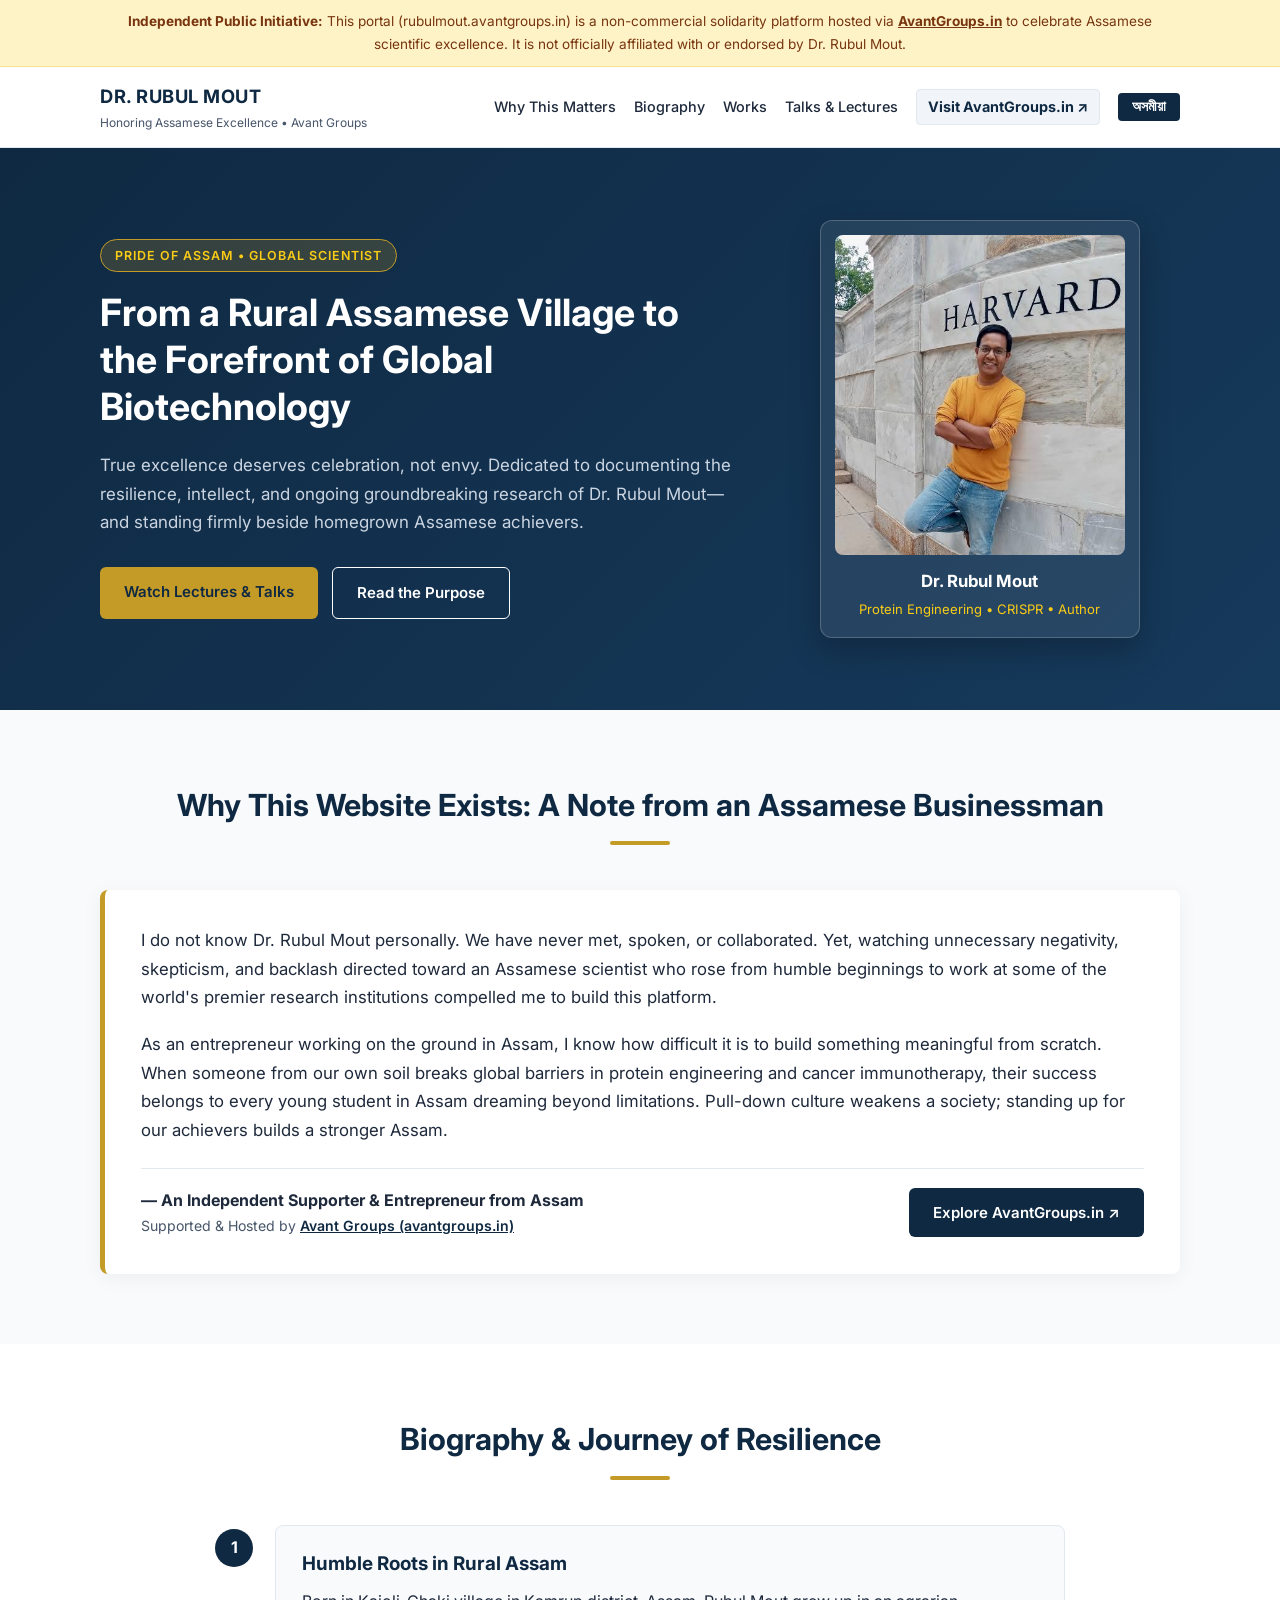
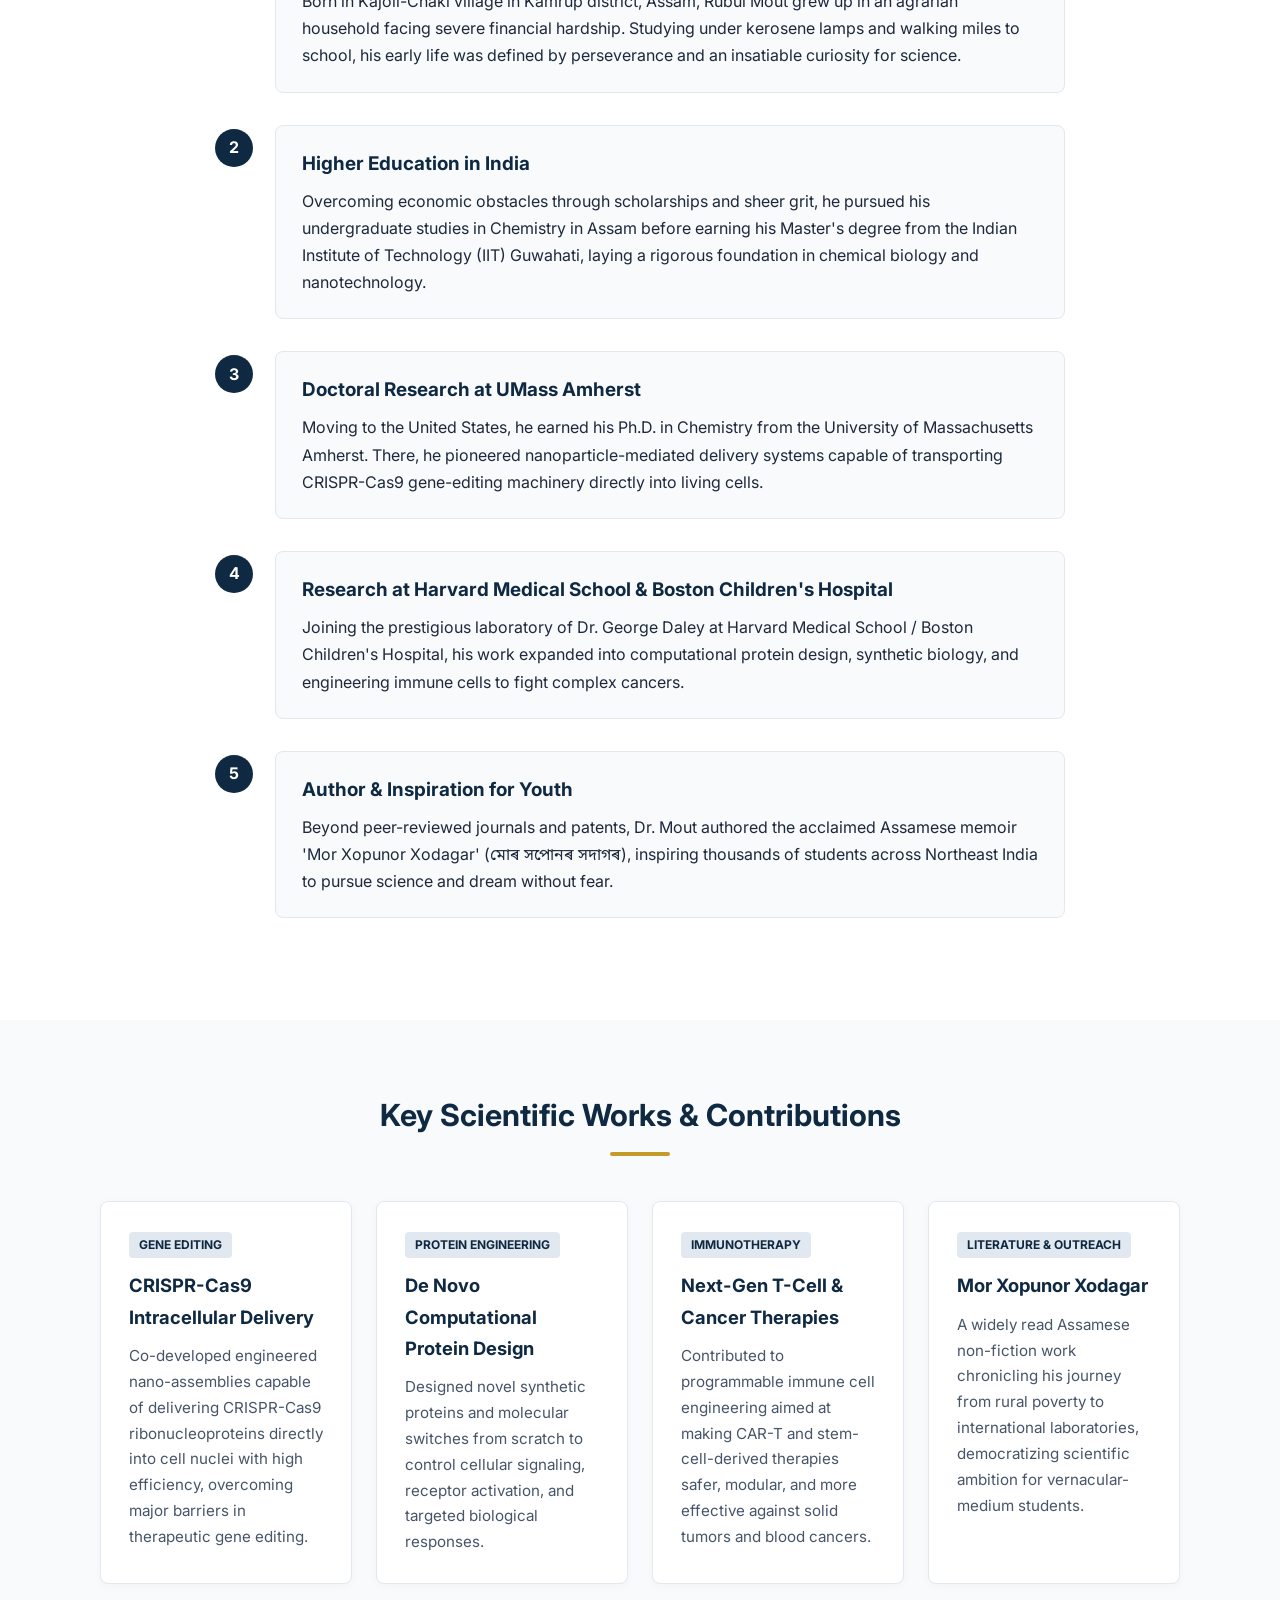
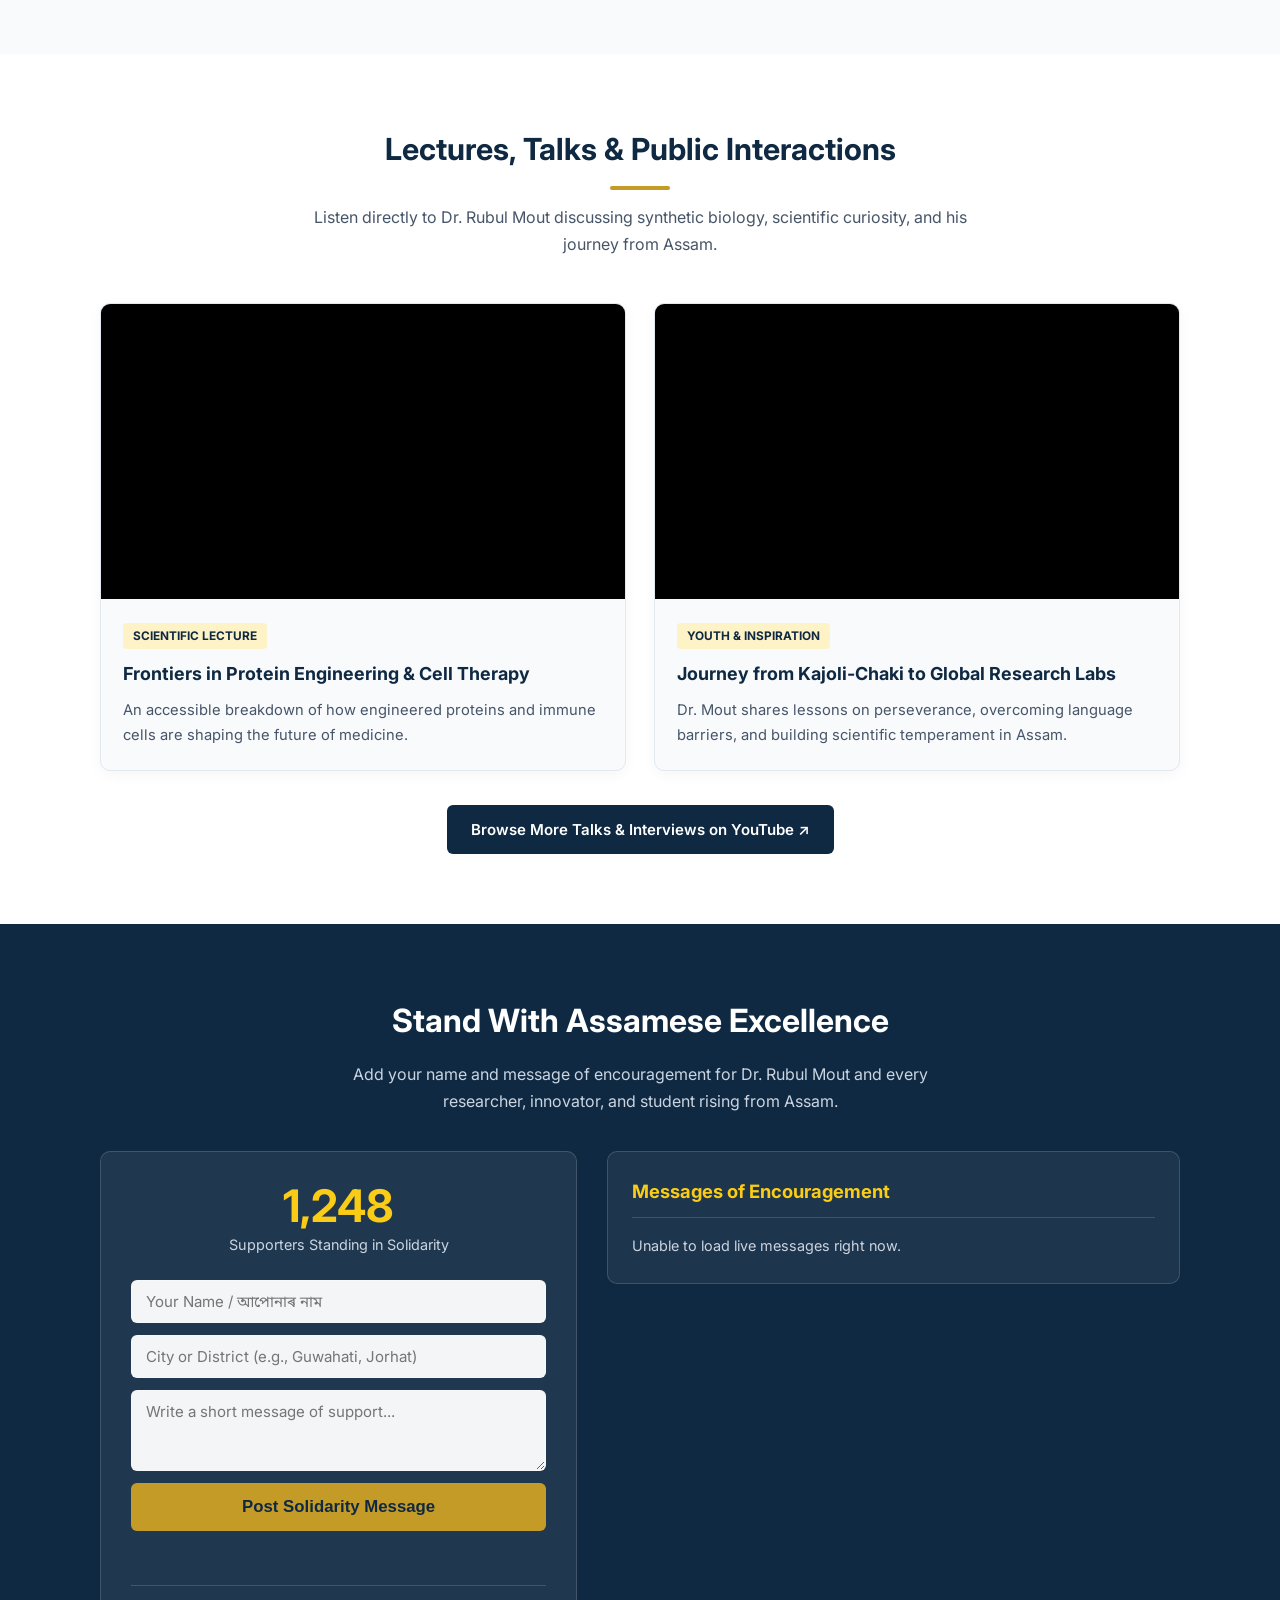
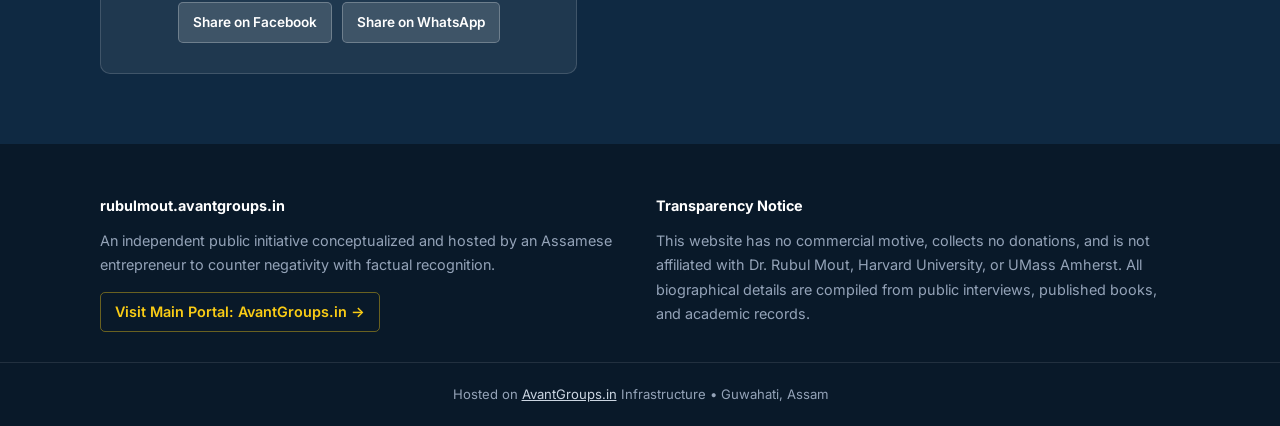
<file: index.html>
<!DOCTYPE html>
<html lang="en">
<head>
  <meta charset="UTF-8" />
  <meta name="viewport" content="width=device-width, initial-scale=1.0" />
  <title>Celebrating Dr. Rubul Mout — Assamese Scientific Excellence | Avant Groups Initiative</title>
  <meta name="description" content="An independent initiative by an Assamese entrepreneur celebrating the life, struggles, and global scientific contributions of Dr. Rubul Mout." />

  <!-- Open Graph / Facebook Link Preview -->
  <meta property="og:type" content="website" />
  <meta property="og:url" content="https://rubulmout.avantgroups.in/" />
  <meta property="og:title" content="Celebrating Dr. Rubul Mout — From Rural Assam to Harvard & Global Biotechnology" />
  <meta property="og:description" content="An independent initiative by an Assamese entrepreneur celebrating Dr. Rubul Mout's journey, CRISPR & protein engineering research, and standing in solidarity with Assam's achievers." />
  <meta property="og:image" content="https://rubulmout.avantgroups.in/rubul-mout.jpg" />

  <!-- Twitter Card -->
  <meta name="twitter:card" content="summary_large_image" />
  <meta name="twitter:title" content="Celebrating Dr. Rubul Mout — Assamese Scientific Excellence" />
  <meta name="twitter:description" content="Celebrating the resilience, intellect, and global scientific breakthroughs of Dr. Rubul Mout." />
  <meta name="twitter:image" content="https://rubulmout.avantgroups.in/rubul-mout.jpg" />

  <link rel="stylesheet" href="style.css" />
  <link rel="preconnect" href="https://fonts.googleapis.com">
  <link rel="preconnect" href="https://fonts.gstatic.com" crossorigin>
  <link href="https://fonts.googleapis.com/css2?family=Inter:wght@300;400;600;700&family=Noto+Sans+Bengali:wght@400;600;700&display=swap" rel="stylesheet">
</head>
<body>

  <!-- Top Disclaimer Banner -->
  <div class="disclaimer-bar">
    <div class="container">
      <p data-en="<strong>Independent Public Initiative:</strong> This portal (rubulmout.avantgroups.in) is a non-commercial solidarity platform hosted via <a href='https://avantgroups.in' target='_blank' rel='noopener'>AvantGroups.in</a> to celebrate Assamese scientific excellence. It is not officially affiliated with or endorsed by Dr. Rubul Mout."
         data-as="<strong>স্বতন্ত্ৰ ৰাজহুৱা পদক্ষেপ:</strong> এই ৱেবছাইটটো (rubulmout.avantgroups.in) <a href='https://avantgroups.in' target='_blank' rel='noopener'>AvantGroups.in</a>-ৰ উদ্যোগত অসমীয়া বৈজ্ঞানিক প্ৰতিভাক সন্মান জনোৱাৰ এক অ-বাণিজ্যিক সংহতিমূলক মঞ্চ। ড° ৰুবুল মাউটৰ সৈতে ইয়াৰ কোনো আনুষ্ঠানিক সম্পৰ্ক নাই।">
        <strong>Independent Public Initiative:</strong> This portal (rubulmout.avantgroups.in) is a non-commercial solidarity platform hosted via <a href="https://avantgroups.in" target="_blank" rel="noopener">AvantGroups.in</a> to celebrate Assamese scientific excellence. It is not officially affiliated with or endorsed by Dr. Rubul Mout.
      </p>
    </div>
  </div>

  <!-- Navigation -->
  <header class="navbar">
    <div class="container nav-flex">
      <a href="#" class="brand">
        <span class="brand-main">DR. RUBUL MOUT</span>
        <span class="brand-sub">Honoring Assamese Excellence • Avant Groups</span>
      </a>
      <nav class="nav-links">
        <a href="#why-this-site" data-en="Why This Matters" data-as="এই পদক্ষেপ কিয়">Why This Matters</a>
        <a href="#biography" data-en="Biography" data-as="জীৱনী">Biography</a>
        <a href="#works" data-en="Works" data-as="অৱদান">Works</a>
        <a href="#lectures" data-en="Talks & Lectures" data-as="বক্তৃতা আৰু সাক্ষাৎকাৰ">Talks & Lectures</a>
        <a href="https://avantgroups.in" target="_blank" rel="noopener" class="nav-ext-link" data-en="Visit AvantGroups.in ↗" data-as="AvantGroups.in চাওক ↗">Visit AvantGroups.in ↗</a>
        <button id="lang-toggle" class="lang-btn">অসমীয়া</button>
      </nav>
    </div>
  </header>

  <!-- Hero Section with Portrait Photo -->
  <section class="hero">
    <div class="container hero-grid">
      <div class="hero-text">
        <span class="badge" data-en="PRIDE OF ASSAM • GLOBAL SCIENTIST" data-as="অসমৰ গৌৰৱ • বিশ্ববিখ্যাত বিজ্ঞানী">PRIDE OF ASSAM • GLOBAL SCIENTIST</span>
        <h1 data-en="From a Rural Assamese Village to the Forefront of Global Biotechnology"
            data-as="অসমৰ এখন গাঁৱৰ পৰা বিশ্বৰ জৈৱ-প্ৰযুক্তিৰ শীৰ্ষলৈ">
          From a Rural Assamese Village to the Forefront of Global Biotechnology
        </h1>
        <p class="hero-lead"
           data-en="True excellence deserves celebration, not envy. Dedicated to documenting the resilience, intellect, and ongoing groundbreaking research of Dr. Rubul Mout—and standing firmly beside homegrown Assamese achievers."
           data-as="প্ৰকৃত প্ৰতিভা ঈৰ্ষাৰ নহয়, সন্মানৰ যোগ্য। ড° ৰুবুল মাউটৰ জীৱন সংগ্ৰাম, মেধা আৰু বৈজ্ঞানিক গৱেষণাক বিশ্ব দৰবাৰত তুলি ধৰাৰ এক বিনম্ৰ প্ৰয়াস।">
          True excellence deserves celebration, not envy. Dedicated to documenting the resilience, intellect, and ongoing groundbreaking research of Dr. Rubul Mout—and standing firmly beside homegrown Assamese achievers.
        </p>
        <div class="hero-actions">
          <a href="#lectures" class="btn btn-primary" data-en="Watch Lectures & Talks" data-as="বক্তৃতা চাওক">Watch Lectures & Talks</a>
          <a href="#why-this-site" class="btn btn-outline" data-en="Read the Purpose" data-as="উদ্দেশ্য পঢ়ক">Read the Purpose</a>
        </div>
      </div>

      <!-- Portrait Frame -->
      <div class="hero-photo-wrapper">
        <div class="photo-card">
          <img src="rubul-mout.jpg"
               alt="Dr. Rubul Mout - Assamese Scientist and Author"
               onerror="this.style.display='none'; document.getElementById('photo-fallback').style.display='flex';" />
          <div id="photo-fallback" class="photo-fallback" style="display: none;">
            <span>RM</span>
            <small>Upload rubul-mout.jpg</small>
          </div>
          <div class="photo-caption">
            <strong>Dr. Rubul Mout</strong>
            <span>Protein Engineering • CRISPR • Author</span>
          </div>
        </div>
      </div>
    </div>
  </section>

  <!-- Why This Website Exists (Founder's Note) -->
  <section id="why-this-site" class="section bg-light">
    <div class="container">
      <div class="section-header">
        <h2 data-en="Why This Website Exists: A Note from an Assamese Businessman"
            data-as="এই ৱেবছাইটটো কিয় নিৰ্মাণ কৰা হৈছে: এজন অসমীয়া ব্যৱসায়ীৰ মনৰ কথা">
          Why This Website Exists: A Note from an Assamese Businessman
        </h2>
        <div class="underline"></div>
      </div>

      <div class="statement-card">
        <p data-en="I do not know Dr. Rubul Mout personally. We have never met, spoken, or collaborated. Yet, watching unnecessary negativity, skepticism, and backlash directed toward an Assamese scientist who rose from humble beginnings to work at some of the world's premier research institutions compelled me to build this platform."
           data-as="মই ড° ৰুবুল মাউটক ব্যক্তিগতভাৱে চিনি নাপাওঁ। আমাৰ কেতিয়াও সাক্ষাৎ বা কথা-বতৰা হোৱা নাই। কিন্তু সাধাৰণ অৱস্থাৰ পৰা উঠি গৈ বিশ্বৰ আগশাৰীৰ গৱেষণা প্ৰতিষ্ঠানত কাম কৰা এজন অসমীয়া বিজ্ঞানীৰ বিৰুদ্ধে চলা অহেতুক নেতিবাচকতা আৰু সমালোচনা দেখি মই এই মঞ্চখন গঢ়ি তুলিবলৈ বাধ্য হ'লোঁ।">
          I do not know Dr. Rubul Mout personally. We have never met, spoken, or collaborated. Yet, watching unnecessary negativity, skepticism, and backlash directed toward an Assamese scientist who rose from humble beginnings to work at some of the world's premier research institutions compelled me to build this platform.
        </p>
        <p data-en="As an entrepreneur working on the ground in Assam, I know how difficult it is to build something meaningful from scratch. When someone from our own soil breaks global barriers in protein engineering and cancer immunotherapy, their success belongs to every young student in Assam dreaming beyond limitations. Pull-down culture weakens a society; standing up for our achievers builds a stronger Assam."
           data-as="অসমৰ মাটিত কাম কৰা এজন উদ্যোগী হিচাপে মই জানো যে শূন্যৰ পৰা কিবা এটা গঢ়ি তোলাটো কিমান কঠিন। যেতিয়া আমাৰ মাটিৰ কোনো সন্তানে প্ৰটিন ইঞ্জিনিয়াৰিং আৰু কৰ্কট ৰোগৰ গৱেষণাত বিশ্বজোৰা সফলতা লাভ কৰে, সেই সফলতা অসমৰ প্ৰতিজন ছাত্ৰ-ছাত্ৰীৰ বাবে প্ৰেৰণা।">
          As an entrepreneur working on the ground in Assam, I know how difficult it is to build something meaningful from scratch. When someone from our own soil breaks global barriers in protein engineering and cancer immunotherapy, their success belongs to every young student in Assam dreaming beyond limitations. Pull-down culture weakens a society; standing up for our achievers builds a stronger Assam.
        </p>
        <div class="signature-row">
          <div class="signature">
            <strong data-en="— An Independent Supporter & Entrepreneur from Assam" data-as="— অসমৰ এজন স্বতন্ত্ৰ সমৰ্থক আৰু উদ্যোগী">— An Independent Supporter & Entrepreneur from Assam</strong>
            <span>Supported & Hosted by <a href="https://avantgroups.in" target="_blank" rel="noopener">Avant Groups (avantgroups.in)</a></span>
          </div>
          <a href="https://avantgroups.in" target="_blank" rel="noopener" class="btn btn-secondary">
            Explore AvantGroups.in ↗
          </a>
        </div>
      </div>
    </div>
  </section>

  <!-- Biography Timeline -->
  <section id="biography" class="section">
    <div class="container">
      <div class="section-header">
        <h2 data-en="Biography & Journey of Resilience" data-as="জীৱনী আৰু সংগ্ৰামৰ যাত্ৰা">Biography & Journey of Resilience</h2>
        <div class="underline"></div>
      </div>

      <div class="timeline">
        <div class="timeline-item">
          <div class="timeline-marker">1</div>
          <div class="timeline-content">
            <h3 data-en="Humble Roots in Rural Assam" data-as="অসমৰ গ্ৰাম্য জীৱনৰ আৰম্ভণি">Humble Roots in Rural Assam</h3>
            <p data-en="Born in Kajoli-Chaki village in Kamrup district, Assam, Rubul Mout grew up in an agrarian household facing severe financial hardship. Studying under kerosene lamps and walking miles to school, his early life was defined by perseverance and an insatiable curiosity for science."
               data-as="কামৰূপ জিলাৰ কাজলীচকী গাঁৱত জন্মগ্ৰহণ কৰা ৰুবুল মাউটৰ শৈশৱ অতি দৰিদ্ৰতাৰ মাজেৰে পাৰ হৈছিল। কেৰাচিন চাকিৰ পোহৰত পঢ়া-শুনা কৰি তেওঁ বিজ্ঞানৰ প্ৰতি গভীৰ আগ্ৰহ গঢ়ি তুলিছিল।">
              Born in Kajoli-Chaki village in Kamrup district, Assam, Rubul Mout grew up in an agrarian household facing severe financial hardship. Studying under kerosene lamps and walking miles to school, his early life was defined by perseverance and an insatiable curiosity for science.
            </p>
          </div>
        </div>

        <div class="timeline-item">
          <div class="timeline-marker">2</div>
          <div class="timeline-content">
            <h3 data-en="Higher Education in India" data-as="ভাৰতত উচ্চ শিক্ষা">Higher Education in India</h3>
            <p data-en="Overcoming economic obstacles through scholarships and sheer grit, he pursued his undergraduate studies in Chemistry in Assam before earning his Master's degree from the Indian Institute of Technology (IIT) Guwahati, laying a rigorous foundation in chemical biology and nanotechnology."
               data-as="বৃত্তি আৰু কঠোৰ পৰিশ্ৰমৰ জৰিয়তে তেওঁ অসমত ৰসায়ন বিজ্ঞানত স্নাতক ডিগ্ৰী লাভ কৰে আৰু পৰৱৰ্তী সময়ত আই আই টি গুৱাহাটী (IIT Guwahati) ৰ পৰা স্নাতকোত্তৰ ডিগ্ৰী অৰ্জন কৰে।">
              Overcoming economic obstacles through scholarships and sheer grit, he pursued his undergraduate studies in Chemistry in Assam before earning his Master's degree from the Indian Institute of Technology (IIT) Guwahati, laying a rigorous foundation in chemical biology and nanotechnology.
            </p>
          </div>
        </div>

        <div class="timeline-item">
          <div class="timeline-marker">3</div>
          <div class="timeline-content">
            <h3 data-en="Doctoral Research at UMass Amherst" data-as="আমেৰিকাত ডক্টৰেট গৱেষণা">Doctoral Research at UMass Amherst</h3>
            <p data-en="Moving to the United States, he earned his Ph.D. in Chemistry from the University of Massachusetts Amherst. There, he pioneered nanoparticle-mediated delivery systems capable of transporting CRISPR-Cas9 gene-editing machinery directly into living cells."
               data-as="আমেৰিকা যুক্তৰাষ্ট্ৰৰ ইউনিভাৰ্চিটি অৱ মেছাচুচেটছ এমহাৰ্ষ্টৰ পৰা তেওঁ ৰসায়ন বিজ্ঞানত পি এইচ ডি লাভ কৰে। ইয়াত তেওঁ CRISPR-Cas9 জিন সম্পাদনা প্ৰযুক্তিৰ ওপৰত গুৰুত্বপূৰ্ণ গৱেষণা চলায়।">
              Moving to the United States, he earned his Ph.D. in Chemistry from the University of Massachusetts Amherst. There, he pioneered nanoparticle-mediated delivery systems capable of transporting CRISPR-Cas9 gene-editing machinery directly into living cells.
            </p>
          </div>
        </div>

        <div class="timeline-item">
          <div class="timeline-marker">4</div>
          <div class="timeline-content">
            <h3 data-en="Research at Harvard Medical School & Boston Children's Hospital" data-as="হাৰ্ভাৰ্ড মেডিকেল স্কুলত গৱেষণা">Research at Harvard Medical School & Boston Children's Hospital</h3>
            <p data-en="Joining the prestigious laboratory of Dr. George Daley at Harvard Medical School / Boston Children's Hospital, his work expanded into computational protein design, synthetic biology, and engineering immune cells to fight complex cancers."
               data-as="হাৰ্ভাৰ্ড মেডিকেল স্কুল আৰু বষ্টন চিলড্ৰেনছ হস্পিটেলত ড° জৰ্জ ডেলীৰ গৱেষণাগাৰত যোগদান কৰি তেওঁ কৃত্ৰিম প্ৰটিন ডিজাইন আৰু কৰ্কট ৰোগ প্ৰতিৰোধী কোষৰ ওপৰত গৱেষণা আগবঢ়াই নিয়ে।">
              Joining the prestigious laboratory of Dr. George Daley at Harvard Medical School / Boston Children's Hospital, his work expanded into computational protein design, synthetic biology, and engineering immune cells to fight complex cancers.
            </p>
          </div>
        </div>

        <div class="timeline-item">
          <div class="timeline-marker">5</div>
          <div class="timeline-content">
            <h3 data-en="Author & Inspiration for Youth" data-as="লেখক আৰু যুৱপ্ৰজন্মৰ অনুপ্ৰেৰণা">Author & Inspiration for Youth</h3>
            <p data-en="Beyond peer-reviewed journals and patents, Dr. Mout authored the acclaimed Assamese memoir 'Mor Xopunor Xodagar' (মোৰ সপোনৰ সদাগৰ), inspiring thousands of students across Northeast India to pursue science and dream without fear."
               data-as="বৈজ্ঞানিক গৱেষণা পত্ৰৰ উপৰিও তেওঁ জনপ্ৰিয় অসমীয়া আত্মজীৱনীমূলক গ্ৰন্থ 'মোৰ সপোনৰ সদাগৰ' ৰচনা কৰি উত্তৰ-পূৰ্বাঞ্চলৰ হাজাৰ হাজাৰ ছাত্ৰ-ছাত্ৰীক অনুপ্ৰাণিত কৰিছে।">
              Beyond peer-reviewed journals and patents, Dr. Mout authored the acclaimed Assamese memoir 'Mor Xopunor Xodagar' (মোৰ সপোনৰ সদাগৰ), inspiring thousands of students across Northeast India to pursue science and dream without fear.
            </p>
          </div>
        </div>
      </div>
    </div>
  </section>

  <!-- Key Scientific Works -->
  <section id="works" class="section bg-light">
    <div class="container">
      <div class="section-header">
        <h2 data-en="Key Scientific Works & Contributions" data-as="প্ৰধান বৈজ্ঞানিক গৱেষণা আৰু অৱদান">Key Scientific Works & Contributions</h2>
        <div class="underline"></div>
      </div>

      <div class="cards-grid">
        <div class="work-card">
          <div class="card-tag">Gene Editing</div>
          <h3 data-en="CRISPR-Cas9 Intracellular Delivery" data-as="CRISPR-Cas9 জিন সম্পাদনা প্ৰযুক্তি">CRISPR-Cas9 Intracellular Delivery</h3>
          <p data-en="Co-developed engineered nano-assemblies capable of delivering CRISPR-Cas9 ribonucleoproteins directly into cell nuclei with high efficiency, overcoming major barriers in therapeutic gene editing."
             data-as="কোষৰ ভিতৰলৈ পোনপটীয়াকৈ CRISPR-Cas9 প্ৰটিন প্ৰেৰণ কৰিব পৰা নেন'-প্ৰযুক্তি উদ্ভাৱনত গুৰুত্বপূৰ্ণ ভূমিকা পালন কৰিছে।">
            Co-developed engineered nano-assemblies capable of delivering CRISPR-Cas9 ribonucleoproteins directly into cell nuclei with high efficiency, overcoming major barriers in therapeutic gene editing.
          </p>
        </div>

        <div class="work-card">
          <div class="card-tag">Protein Engineering</div>
          <h3 data-en="De Novo Computational Protein Design" data-as="কৃত্ৰিম প্ৰটিন ডিজাইন">De Novo Computational Protein Design</h3>
          <p data-en="Designed novel synthetic proteins and molecular switches from scratch to control cellular signaling, receptor activation, and targeted biological responses."
             data-as="কোষীয় সংকেত নিয়ন্ত্ৰণ কৰিব পৰা নতুন কৃত্ৰিম প্ৰটিন আৰু আণৱিক ছুইচ ডিজাইন কৰিছে।">
            Designed novel synthetic proteins and molecular switches from scratch to control cellular signaling, receptor activation, and targeted biological responses.
          </p>
        </div>

        <div class="work-card">
          <div class="card-tag">Immunotherapy</div>
          <h3 data-en="Next-Gen T-Cell & Cancer Therapies" data-as="কৰ্কট ৰোগৰ ইমিউন'থেৰাপী">Next-Gen T-Cell & Cancer Therapies</h3>
          <p data-en="Contributed to programmable immune cell engineering aimed at making CAR-T and stem-cell-derived therapies safer, modular, and more effective against solid tumors and blood cancers."
             data-as="কৰ্কট ৰোগৰ বিৰুদ্ধে যুঁজিবলৈ উন্নত টি-চেল (T-Cell) আৰু ষ্টেম চেল থেৰাপীৰ বিকাশত অৱদান আগবঢ়াইছে।">
            Contributed to programmable immune cell engineering aimed at making CAR-T and stem-cell-derived therapies safer, modular, and more effective against solid tumors and blood cancers.
          </p>
        </div>

        <div class="work-card">
          <div class="card-tag">Literature & Outreach</div>
          <h3 data-en="Mor Xopunor Xodagar" data-as="মোৰ সপোনৰ সদাগৰ">Mor Xopunor Xodagar</h3>
          <p data-en="A widely read Assamese non-fiction work chronicling his journey from rural poverty to international laboratories, democratizing scientific ambition for vernacular-medium students."
             data-as="গাঁৱৰ দৰিদ্ৰতাৰ পৰা বিশ্বৰ আগশাৰীৰ গৱেষণাগাৰলৈ যোৱা যাত্ৰাৰ কাহিনীৰে অসমীয়া মাধ্যমৰ ছাত্ৰ-ছাত্ৰীক উৎসাহিত কৰা এক অনন্য গ্ৰন্থ।">
            A widely read Assamese non-fiction work chronicling his journey from rural poverty to international laboratories, democratizing scientific ambition for vernacular-medium students.
          </p>
        </div>
      </div>
    </div>
  </section>

  <!-- Video Lectures & Talks Section -->
  <section id="lectures" class="section">
    <div class="container">
      <div class="section-header">
        <h2 data-en="Lectures, Talks & Public Interactions" data-as="বক্তৃতা, আলোচনা আৰু ৰাজহুৱা বাৰ্তালাপ">Lectures, Talks & Public Interactions</h2>
        <div class="underline"></div>
        <p class="section-subtitle"
           data-en="Listen directly to Dr. Rubul Mout discussing synthetic biology, scientific curiosity, and his journey from Assam."
           data-as="কৃত্ৰিম জীৱবিজ্ঞান, বৈজ্ঞানিক অনুসন্ধিৎসা আৰু অসমৰ পৰা আৰম্ভ হোৱা তেওঁৰ যাত্ৰাৰ বিষয়ে ড° ৰুবুল মাউটৰ বক্তব্য শুনক।">
          Listen directly to Dr. Rubul Mout discussing synthetic biology, scientific curiosity, and his journey from Assam.
        </p>
      </div>

      <div class="video-grid">
        <!-- Video Card 1 -->
        <div class="video-card">
          <div class="video-responsive">
            <iframe src="https://www.youtube.com/embed?listType=search&list=Dr+Rubul+Mout+lecture+science"
                    title="Dr. Rubul Mout Scientific Lecture"
                    loading="lazy"
                    allow="accelerometer; autoplay; clipboard-write; encrypted-media; gyroscope; picture-in-picture"
                    allowfullscreen></iframe>
          </div>
          <div class="video-info">
            <span class="video-tag">Scientific Lecture</span>
            <h3 data-en="Frontiers in Protein Engineering & Cell Therapy" data-as="প্ৰটিন ইঞ্জিনিয়াৰিং আৰু কোষ চিকিৎসা">Frontiers in Protein Engineering & Cell Therapy</h3>
            <p data-en="An accessible breakdown of how engineered proteins and immune cells are shaping the future of medicine."
               data-as="কৃত্ৰিম প্ৰটিন আৰু ৰোগ প্ৰতিৰোধী কোষে কেনেকৈ চিকিৎসা বিজ্ঞানৰ ভৱিষ্যত সলনি কৰিছে তাৰ এক সহজ ব্যাখ্যা।">
              An accessible breakdown of how engineered proteins and immune cells are shaping the future of medicine.
            </p>
          </div>
        </div>

        <!-- Video Card 2 -->
        <div class="video-card">
          <div class="video-responsive">
            <iframe src="https://www.youtube.com/embed?listType=search&list=Rubul+Mout+Assamese+interview+Mor+Xopunor+Xodagar"
                    title="Dr. Rubul Mout Inspirational Talk for Students"
                    loading="lazy"
                    allow="accelerometer; autoplay; clipboard-write; encrypted-media; gyroscope; picture-in-picture"
                    allowfullscreen></iframe>
          </div>
          <div class="video-info">
            <span class="video-tag">Youth & Inspiration</span>
            <h3 data-en="Journey from Kajoli-Chaki to Global Research Labs" data-as="কাজলীচকীৰ পৰা বিশ্বৰ গৱেষণাগাৰলৈ যাত্ৰা">Journey from Kajoli-Chaki to Global Research Labs</h3>
            <p data-en="Dr. Mout shares lessons on perseverance, overcoming language barriers, and building scientific temperament in Assam."
               data-as="কঠোৰ পৰিশ্ৰম, ভাষাৰ বাধা অতিক্ৰম কৰা আৰু অসমত বৈজ্ঞানিক মানসিকতা গঢ়ি তোলাৰ অভিজ্ঞতা।">
              Dr. Mout shares lessons on perseverance, overcoming language barriers, and building scientific temperament in Assam.
            </p>
          </div>
        </div>
      </div>

      <div class="youtube-cta">
        <a href="https://www.youtube.com/results?search_query=Dr+Rubul+Mout+lecture" target="_blank" rel="noopener" class="btn btn-secondary"
           data-en="Browse More Talks & Interviews on YouTube ↗"
           data-as="ইউটিউবত অধিক বক্তৃতা আৰু সাক্ষাৎকাৰ চাওক ↗">
          Browse More Talks & Interviews on YouTube ↗
        </a>
      </div>
    </div>
  </section>

  <!-- Solidarity Form & Live Message Wall -->
  <section id="solidarity" class="section solidarity-section">
    <div class="container">
      <div class="text-center">
        <h2 data-en="Stand With Assamese Excellence" data-as="অসমীয়া প্ৰতিভাৰ পক্ষত থিয় দিয়ক">Stand With Assamese Excellence</h2>
        <p class="solidarity-desc"
           data-en="Add your name and message of encouragement for Dr. Rubul Mout and every researcher, innovator, and student rising from Assam."
           data-as="ড° ৰুবুল মাউট আৰু অসমৰ প্ৰতিজন গৱেষক তথা ছাত্ৰ-ছাত্ৰীক উৎসাহিত কৰিবলৈ আপোনাৰ নাম আৰু শুভেচ্ছা বাৰ্তা লিখক।">
          Add your name and message of encouragement for Dr. Rubul Mout and every researcher, innovator, and student rising from Assam.
        </p>
      </div>

      <div class="solidarity-layout">
        <!-- Submission Form -->
        <div class="support-box">
          <div class="counter-display">
            <span id="support-count">1,248</span>
            <small data-en="Supporters Standing in Solidarity" data-as="জনে সংহতি প্ৰকাশ কৰিছে">Supporters Standing in Solidarity</small>
          </div>

          <form id="solidarity-form" class="solidarity-form">
            <input type="text" id="supporter-name" placeholder="Your Name / আপোনাৰ নাম" required maxlength="60" />
            <input type="text" id="supporter-location" placeholder="City or District (e.g., Guwahati, Jorhat)" required maxlength="60" />
            <textarea id="supporter-message" rows="3" placeholder="Write a short message of support..." required maxlength="300"></textarea>
            <button type="submit" id="submit-btn" class="btn btn-primary btn-large"
                    data-en="Post Solidarity Message"
                    data-as="সমৰ্থন বাৰ্তা প্ৰেৰণ কৰক">
              Post Solidarity Message
            </button>
          </form>
          <p id="pledge-feedback" class="pledge-msg"></p>

          <!-- Social Share Buttons -->
          <div class="share-row">
            <a href="https://www.facebook.com/sharer/sharer.php?u=https%3A%2F%2Frubulmout.avantgroups.in" target="_blank" rel="noopener" class="share-btn">Share on Facebook</a>
            <a href="https://api.whatsapp.com/send?text=Celebrating%20Assamese%20Scientific%20Excellence%20-%20Dr.%20Rubul%20Mout%3A%20https%3A%2F%2Frubulmout.avantgroups.in" target="_blank" rel="noopener" class="share-btn">Share on WhatsApp</a>
          </div>
        </div>

        <!-- Live Messages Feed -->
        <div class="messages-panel">
          <h3 data-en="Messages of Encouragement" data-as="সমৰ্থকসকলৰ শুভেচ্ছা বাৰ্তা">Messages of Encouragement</h3>
          <div id="messages-list" class="messages-list">
            <p class="loading-text">Loading messages from supporters...</p>
          </div>
        </div>
      </div>
    </div>
  </section>

  <!-- Footer -->
  <footer class="footer">
    <div class="container footer-grid">
      <div>
        <h4>rubulmout.avantgroups.in</h4>
        <p data-en="An independent public initiative conceptualized and hosted by an Assamese entrepreneur to counter negativity with factual recognition."
           data-as="নেতিবাচকতাৰ বিৰুদ্ধে তথ্যভিত্তিক স্বীকৃতি দাঙি ধৰিবলৈ এজন অসমীয়া উদ্যোগীয়ে গ্ৰহণ কৰা এক স্বতন্ত্ৰ পদক্ষেপ।">
          An independent public initiative conceptualized and hosted by an Assamese entrepreneur to counter negativity with factual recognition.
        </p>
        <p style="margin-top: 14px;">
          <a href="https://avantgroups.in" target="_blank" rel="noopener" class="footer-portal-link">
            Visit Main Portal: AvantGroups.in →
          </a>
        </p>
      </div>
      <div>
        <h4>Transparency Notice</h4>
        <p>This website has no commercial motive, collects no donations, and is not affiliated with Dr. Rubul Mout, Harvard University, or UMass Amherst. All biographical details are compiled from public interviews, published books, and academic records.</p>
      </div>
    </div>
    <div class="footer-bottom">
      <p>Hosted on <a href="https://avantgroups.in" target="_blank" rel="noopener">AvantGroups.in</a> Infrastructure • Guwahati, Assam</p>
    </div>
  </footer>

  <script src="script.js"></script>
</body>
</html>
</file>
<file: style.css>
:root {
  --primary: #0f2942;
  --primary-light: #1c446b;
  --accent: #c59b27;
  --accent-hover: #a8821d;
  --text-dark: #1e293b;
  --text-muted: #475569;
  --bg-light: #f8fafc;
  --white: #ffffff;
  --border: #e2e8f0;
}

* {
  box-sizing: border-box;
  margin: 0;
  padding: 0;
}

html {
  scroll-behavior: smooth;
}

body {
  font-family: 'Inter', 'Noto Sans Bengali', sans-serif;
  color: var(--text-dark);
  line-height: 1.7;
  background-color: var(--white);
}

.container {
  max-width: 1120px;
  margin: 0 auto;
  padding: 0 20px;
}

.text-center {
  text-align: center;
}

/* Disclaimer Bar */
.disclaimer-bar {
  background-color: #fef3c7;
  color: #78350f;
  font-size: 0.85rem;
  padding: 10px 0;
  border-bottom: 1px solid #fde68a;
  text-align: center;
}

.disclaimer-bar a {
  color: #78350f;
  font-weight: 700;
  text-decoration: underline;
}

/* Navbar */
.navbar {
  background: var(--white);
  border-bottom: 1px solid var(--border);
  position: sticky;
  top: 0;
  z-index: 100;
  padding: 14px 0;
}

.nav-flex {
  display: flex;
  justify-content: space-between;
  align-items: center;
  flex-wrap: wrap;
  gap: 12px;
}

.brand {
  text-decoration: none;
  display: flex;
  flex-direction: column;
}

.brand-main {
  font-weight: 700;
  font-size: 1.15rem;
  color: var(--primary);
  letter-spacing: 0.5px;
}

.brand-sub {
  font-size: 0.75rem;
  color: var(--text-muted);
}

.nav-links {
  display: flex;
  align-items: center;
  gap: 18px;
  flex-wrap: wrap;
}

.nav-links a {
  text-decoration: none;
  color: var(--text-dark);
  font-weight: 500;
  font-size: 0.9rem;
  transition: color 0.2s;
}

.nav-links a:hover {
  color: var(--accent);
}

.nav-links a.nav-ext-link {
  color: var(--primary);
  font-weight: 700;
  background: #f1f5f9;
  padding: 5px 11px;
  border-radius: 4px;
  border: 1px solid var(--border);
}

.nav-links a.nav-ext-link:hover {
  background: var(--accent);
  color: var(--primary);
  border-color: var(--accent);
}

.lang-btn {
  background: var(--primary);
  color: var(--white);
  border: none;
  padding: 6px 14px;
  border-radius: 4px;
  font-weight: 600;
  cursor: pointer;
  font-size: 0.85rem;
}

.lang-btn:hover {
  background: var(--primary-light);
}

/* Hero with Photo Grid */
.hero {
  background: linear-gradient(135deg, var(--primary) 0%, #163a5c 100%);
  color: var(--white);
  padding: 72px 0;
}

.hero-grid {
  display: grid;
  grid-template-columns: 1.35fr 0.85fr;
  gap: 44px;
  align-items: center;
}

.badge {
  display: inline-block;
  background: rgba(197, 155, 39, 0.2);
  border: 1px solid var(--accent);
  color: #facc15;
  padding: 5px 14px;
  border-radius: 20px;
  font-size: 0.78rem;
  font-weight: 600;
  letter-spacing: 1px;
  margin-bottom: 18px;
}

.hero h1 {
  font-size: 2.35rem;
  margin-bottom: 20px;
  line-height: 1.25;
}

.hero-lead {
  margin-bottom: 30px;
  font-size: 1.06rem;
  color: #cbd5e1;
}

.hero-actions {
  display: flex;
  gap: 14px;
  flex-wrap: wrap;
}

/* Photo Card */
.hero-photo-wrapper {
  display: flex;
  justify-content: center;
}

.photo-card {
  background: rgba(255, 255, 255, 0.08);
  border: 1px solid rgba(255, 255, 255, 0.2);
  border-radius: 12px;
  padding: 14px;
  max-width: 320px;
  width: 100%;
  box-shadow: 0 12px 30px rgba(0, 0, 0, 0.25);
}

.photo-card img {
  width: 100%;
  height: 320px;
  object-fit: cover;
  object-position: top center;
  border-radius: 8px;
  display: block;
}

.photo-fallback {
  width: 100%;
  height: 320px;
  background: #1c446b;
  border-radius: 8px;
  flex-direction: column;
  align-items: center;
  justify-content: center;
  color: #facc15;
}

.photo-fallback span {
  font-size: 3.2rem;
  font-weight: 700;
  letter-spacing: 2px;
}

.photo-fallback small {
  color: #cbd5e1;
  font-size: 0.8rem;
  margin-top: 6px;
}

.photo-caption {
  padding-top: 12px;
  text-align: center;
}

.photo-caption strong {
  display: block;
  font-size: 1.05rem;
  color: var(--white);
}

.photo-caption span {
  font-size: 0.82rem;
  color: #facc15;
}

/* Buttons */
.btn {
  display: inline-block;
  padding: 12px 24px;
  border-radius: 6px;
  text-decoration: none;
  font-weight: 600;
  font-size: 0.94rem;
  cursor: pointer;
  transition: all 0.2s;
  border: none;
}

.btn-primary {
  background: var(--accent);
  color: var(--primary);
}

.btn-primary:hover {
  background: var(--accent-hover);
  color: var(--white);
}

.btn-secondary {
  background: var(--primary);
  color: var(--white);
}

.btn-secondary:hover {
  background: var(--primary-light);
}

.btn-outline {
  border: 1.5px solid var(--white);
  color: var(--white);
  background: transparent;
}

.btn-outline:hover {
  background: var(--white);
  color: var(--primary);
}

/* Sections */
.section {
  padding: 70px 0;
}

.bg-light {
  background-color: var(--bg-light);
}

.section-header {
  text-align: center;
  margin-bottom: 45px;
}

.section-header h2 {
  font-size: 1.9rem;
  color: var(--primary);
  margin-bottom: 10px;
}

.section-subtitle {
  max-width: 680px;
  margin: 14px auto 0;
  color: var(--text-muted);
  font-size: 1rem;
}

.underline {
  width: 60px;
  height: 4px;
  background: var(--accent);
  margin: 0 auto;
  border-radius: 2px;
}

/* Statement Card */
.statement-card {
  background: var(--white);
  border-left: 5px solid var(--accent);
  padding: 36px;
  border-radius: 8px;
  box-shadow: 0 4px 20px rgba(0, 0, 0, 0.05);
}

.statement-card p {
  margin-bottom: 18px;
  font-size: 1.05rem;
  color: var(--text-dark);
}

.signature-row {
  margin-top: 24px;
  padding-top: 18px;
  border-top: 1px solid var(--border);
  display: flex;
  justify-content: space-between;
  align-items: center;
  flex-wrap: wrap;
  gap: 16px;
}

.signature {
  display: flex;
  flex-direction: column;
}

.signature span {
  font-size: 0.88rem;
  color: var(--text-muted);
}

.signature a {
  color: var(--primary);
  font-weight: 600;
}

/* Timeline */
.timeline {
  position: relative;
  max-width: 850px;
  margin: 0 auto;
}

.timeline-item {
  display: flex;
  gap: 22px;
  margin-bottom: 32px;
}

.timeline-marker {
  flex-shrink: 0;
  width: 38px;
  height: 38px;
  background: var(--primary);
  color: var(--white);
  border-radius: 50%;
  display: flex;
  align-items: center;
  justify-content: center;
  font-weight: 700;
  margin-top: 4px;
}

.timeline-content {
  background: var(--bg-light);
  padding: 22px 26px;
  border-radius: 8px;
  border: 1px solid var(--border);
  flex: 1;
}

.timeline-content h3 {
  color: var(--primary);
  margin-bottom: 8px;
  font-size: 1.18rem;
}

/* Works Grid */
.cards-grid {
  display: grid;
  grid-template-columns: repeat(auto-fit, minmax(250px, 1fr));
  gap: 24px;
}

.work-card {
  background: var(--white);
  padding: 28px;
  border-radius: 8px;
  border: 1px solid var(--border);
  box-shadow: 0 2px 10px rgba(0, 0, 0, 0.03);
}

.card-tag {
  display: inline-block;
  font-size: 0.75rem;
  font-weight: 700;
  text-transform: uppercase;
  color: var(--primary);
  background: #e2e8f0;
  padding: 3px 10px;
  border-radius: 4px;
  margin-bottom: 12px;
}

.work-card h3 {
  color: var(--primary);
  font-size: 1.15rem;
  margin-bottom: 10px;
}

.work-card p {
  font-size: 0.95rem;
  color: var(--text-muted);
}

/* Video Lectures Grid */
.video-grid {
  display: grid;
  grid-template-columns: repeat(auto-fit, minmax(320px, 1fr));
  gap: 28px;
}

.video-card {
  background: var(--bg-light);
  border: 1px solid var(--border);
  border-radius: 10px;
  overflow: hidden;
  box-shadow: 0 4px 14px rgba(0, 0, 0, 0.04);
}

.video-responsive {
  position: relative;
  padding-bottom: 56.25%;
  height: 0;
  overflow: hidden;
  background: #000;
}

.video-responsive iframe {
  position: absolute;
  top: 0;
  left: 0;
  width: 100%;
  height: 100%;
  border: 0;
}

.video-info {
  padding: 22px;
}

.video-tag {
  display: inline-block;
  font-size: 0.74rem;
  font-weight: 700;
  text-transform: uppercase;
  color: var(--primary);
  background: #fef3c7;
  padding: 3px 10px;
  border-radius: 4px;
  margin-bottom: 10px;
}

.video-info h3 {
  color: var(--primary);
  font-size: 1.12rem;
  margin-bottom: 8px;
}

.video-info p {
  font-size: 0.92rem;
  color: var(--text-muted);
}

.youtube-cta {
  text-align: center;
  margin-top: 34px;
}

/* Solidarity Form & Live Wall */
.solidarity-section {
  background: var(--primary);
  color: var(--white);
}

.solidarity-section h2 {
  font-size: 2rem;
  margin-bottom: 12px;
}

.solidarity-desc {
  max-width: 650px;
  margin: 0 auto 36px;
  color: #cbd5e1;
}

.solidarity-layout {
  display: grid;
  grid-template-columns: 1fr 1.2fr;
  gap: 30px;
  align-items: start;
  text-align: left;
}

.support-box {
  background: rgba(255, 255, 255, 0.07);
  border: 1px solid rgba(255, 255, 255, 0.15);
  padding: 30px;
  border-radius: 10px;
}

.counter-display {
  text-align: center;
  margin-bottom: 22px;
}

.counter-display span {
  display: block;
  font-size: 2.8rem;
  font-weight: 700;
  color: #facc15;
  line-height: 1.1;
}

.counter-display small {
  color: #cbd5e1;
  font-size: 0.9rem;
}

.solidarity-form {
  display: flex;
  flex-direction: column;
  gap: 12px;
}

.solidarity-form input,
.solidarity-form textarea {
  width: 100%;
  padding: 11px 14px;
  border-radius: 6px;
  border: 1px solid rgba(255, 255, 255, 0.25);
  background: rgba(255, 255, 255, 0.95);
  color: var(--text-dark);
  font-family: inherit;
  font-size: 0.94rem;
}

.solidarity-form textarea {
  resize: vertical;
}

.btn-large {
  width: 100%;
  font-size: 1.05rem;
  padding: 14px;
}

.pledge-msg {
  margin-top: 14px;
  font-size: 0.9rem;
  color: #86efac;
  min-height: 22px;
  text-align: center;
}

.share-row {
  margin-top: 18px;
  padding-top: 16px;
  border-top: 1px solid rgba(255, 255, 255, 0.15);
  display: flex;
  justify-content: center;
  gap: 10px;
  flex-wrap: wrap;
}

.share-btn {
  background: rgba(255, 255, 255, 0.14);
  color: var(--white);
  text-decoration: none;
  padding: 8px 14px;
  border-radius: 5px;
  font-size: 0.85rem;
  font-weight: 600;
  border: 1px solid rgba(255, 255, 255, 0.25);
  cursor: pointer;
}

.share-btn:hover {
  background: rgba(255, 255, 255, 0.25);
}

.messages-panel {
  background: rgba(255, 255, 255, 0.06);
  border: 1px solid rgba(255, 255, 255, 0.15);
  border-radius: 10px;
  padding: 24px;
  max-height: 540px;
  overflow-y: auto;
}

.messages-panel h3 {
  color: #facc15;
  font-size: 1.15rem;
  margin-bottom: 16px;
  padding-bottom: 10px;
  border-bottom: 1px solid rgba(255, 255, 255, 0.15);
}

.messages-list {
  display: flex;
  flex-direction: column;
  gap: 14px;
}

.msg-item {
  background: rgba(255, 255, 255, 0.08);
  padding: 14px 16px;
  border-radius: 8px;
  border-left: 3px solid var(--accent);
}

.msg-header {
  display: flex;
  justify-content: space-between;
  align-items: center;
  margin-bottom: 6px;
  font-size: 0.88rem;
}

.msg-header strong {
  color: var(--white);
}

.msg-header span {
  color: #facc15;
  font-size: 0.8rem;
}

.msg-item p {
  color: #e2e8f0;
  font-size: 0.93rem;
  line-height: 1.5;
}

.loading-text {
  color: #cbd5e1;
  font-size: 0.9rem;
}

/* Footer */
.footer {
  background: #091929;
  color: #94a3b8;
  padding: 50px 0 20px;
  font-size: 0.9rem;
}

.footer-grid {
  display: grid;
  grid-template-columns: repeat(auto-fit, minmax(280px, 1fr));
  gap: 32px;
  margin-bottom: 30px;
}

.footer h4 {
  color: var(--white);
  margin-bottom: 10px;
}

.footer-portal-link {
  display: inline-block;
  color: #facc15;
  font-weight: 600;
  text-decoration: none;
  border: 1px solid rgba(250, 204, 21, 0.4);
  padding: 7px 14px;
  border-radius: 5px;
}

.footer-portal-link:hover {
  background: rgba(250, 204, 21, 0.12);
}

.footer-bottom {
  text-align: center;
  padding-top: 20px;
  border-top: 1px solid rgba(255, 255, 255, 0.1);
  font-size: 0.82rem;
}

.footer-bottom a {
  color: #cbd5e1;
}

@media (max-width: 860px) {
  .hero-grid,
  .solidarity-layout {
    grid-template-columns: 1fr;
  }
  .hero-grid {
    text-align: center;
  }
  .hero-actions {
    justify-content: center;
  }
  .hero h1 {
    font-size: 1.85rem;
  }
  .statement-card {
    padding: 24px;
  }
}
</file>
